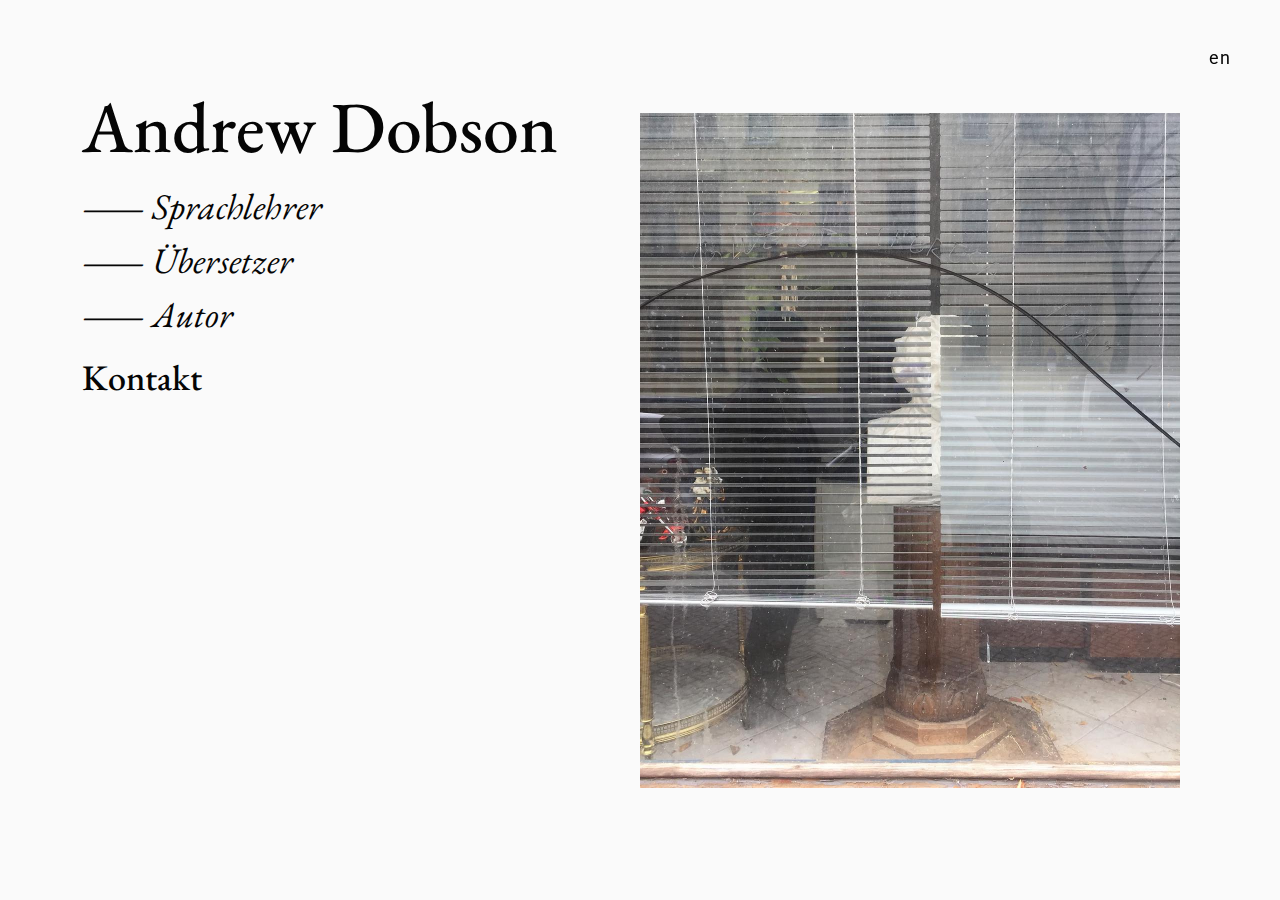
<file: index.html>
<!DOCTYPE html>
<html lang="de">

<head>
  <meta charset="utf-8">
  <meta http-equiv="X-UA-Compatible" content="IE=edge">
  <meta name="viewport" content="width=device-width, initial-scale=1">

  <title>Andrew Dobson</title>

  <link rel="stylesheet" href="/style.css">

  <link rel="preconnect" href="https://fonts.googleapis.com">
  <link rel="preconnect" href="https://fonts.gstatic.com" crossorigin>
  <link
    href="https://fonts.googleapis.com/css2?family=EB+Garamond:ital,wght@0,400;0,500;0,600;0,700;0,800;1,400;1,500;1,600;1,700;1,800&display=swap"
    rel="stylesheet">
  <link rel="preconnect" href="https://fonts.gstatic.com" crossorigin>
  <link href="https://fonts.googleapis.com/css2?family=Roboto:wght@400;500;700&display=swap" rel="stylesheet">

</head>

<body>

  <div class="language"><a href="/en/index.html">en</a></div>

  <div class="flexbox-body">
    <div class="flexbox-nav">
      <nav>
        <h1>Andrew Dobson</h1>
        <section>
          <div>⸺
            <span>
              Sprachlehrer</span>
          </div>
          <div>⸺
            <span>
              Übersetzer</span>
          </div>
          <div>⸺
            <span>
              Autor</span>
        </section>
       <h2> <a href="mailto: kontakt@andrewdobson.de">Kontakt</a></h2>
      </nav>
    </div>

    <div class="picture">
      <img src="/img/andrew-berlin.jpg">
    </div>
<!--
    <div class="flexbox-main">
      <main>

        <div class="text">
          <p>from <a href="https://www.liphook.uk/?section=interactive&page=talkback_thread_wide&id=33903">England</a>
          </p>
          <p>in Hamburg</p>
          <p>at the <a href="https://fakultaeten.hu-berlin.de/de/sprachlit/lehre/master_of_arts/europlits">HU Berlin</a>
          </p>
        </div>
      </main>
    </div>
  -->
  </div>

</body>

</html>
</file>
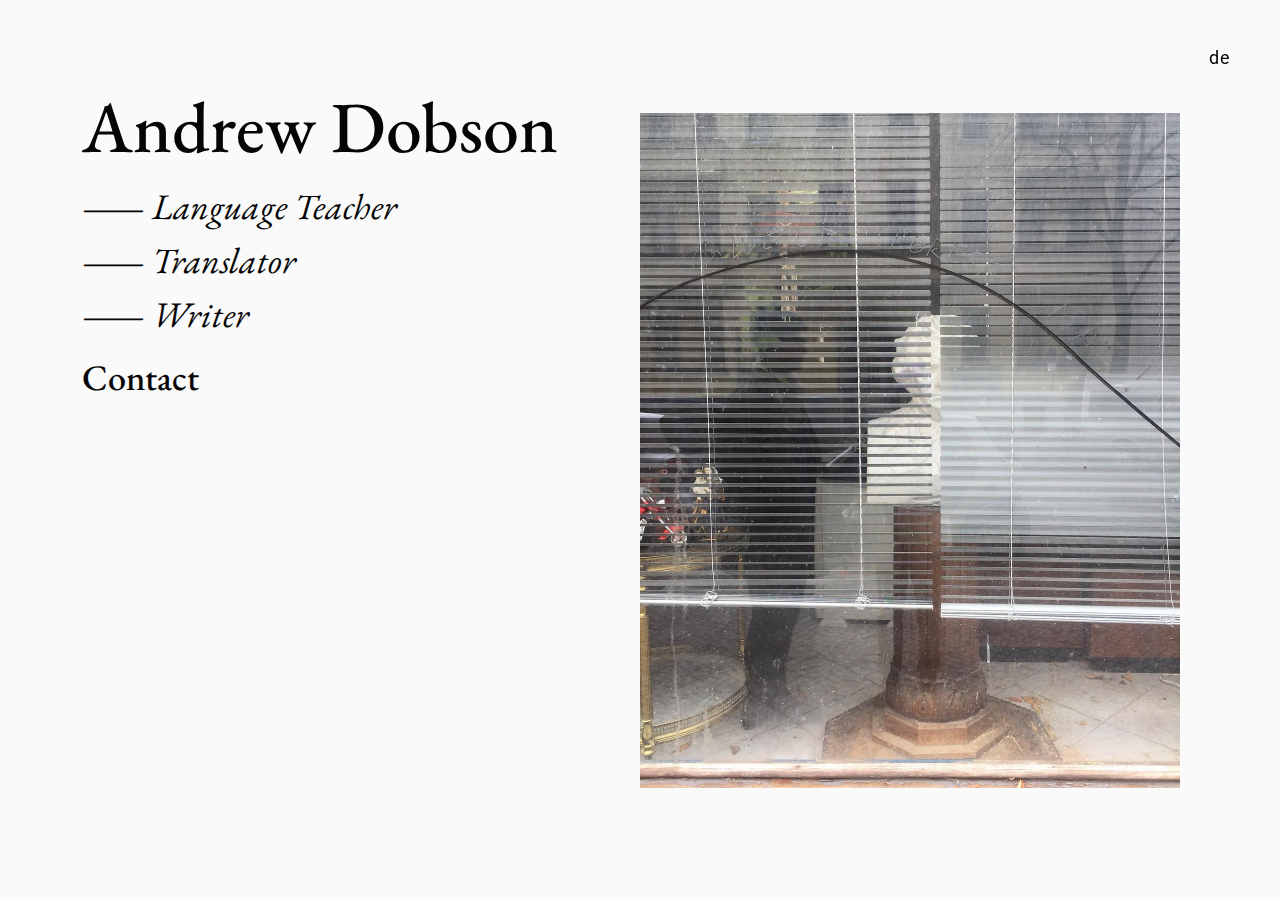
<file: en/index.html>
<!DOCTYPE html>
<html lang="en">

<head>
  <meta charset="utf-8">
  <meta http-equiv="X-UA-Compatible" content="IE=edge">
  <meta name="viewport" content="width=device-width, initial-scale=1">

  <title>Andrew Dobson</title>

  <link rel="stylesheet" href="/style.css">

  <link rel="preconnect" href="https://fonts.googleapis.com">
  <link rel="preconnect" href="https://fonts.gstatic.com" crossorigin>
  <link
    href="https://fonts.googleapis.com/css2?family=EB+Garamond:ital,wght@0,400;0,500;0,600;0,700;0,800;1,400;1,500;1,600;1,700;1,800&display=swap"
    rel="stylesheet">
  <link rel="preconnect" href="https://fonts.gstatic.com" crossorigin>
  <link href="https://fonts.googleapis.com/css2?family=Roboto:wght@400;500;700&display=swap" rel="stylesheet">

</head>

<body>

  <div class="language"><a href="/index.html">de</a></div>

  <div class="flexbox-body">
    <div class="flexbox-nav">
      <nav>
        <h1>Andrew Dobson</h1>
        <section>
          <div>⸺
            <span>
              Language Teacher</span>
          </div>
          <div>⸺
            <span>
              Translator</span>
          </div>
          <div>⸺
            <span>
              Writer</span>
        </section>
        <h2> <a href="mailto: contact@andrewdobson.de">Contact</a></h2>
      </nav>
    </div>

    <div class="picture">
      <img src="/img/andrew-berlin.jpg">
    </div>
<!--
    <div class="flexbox-main">
      <main>

        <div class="text">
          <p>from <a href="https://www.liphook.uk/?section=interactive&page=talkback_thread_wide&id=33903">England</a>
          </p>
          <p>in Hamburg</p>
          <p>at the <a href="https://fakultaeten.hu-berlin.de/de/sprachlit/lehre/master_of_arts/europlits">HU Berlin</a>
          </p>
        </div>
      </main>
    </div>
  -->
  </div>

</body>

</html>
</file>
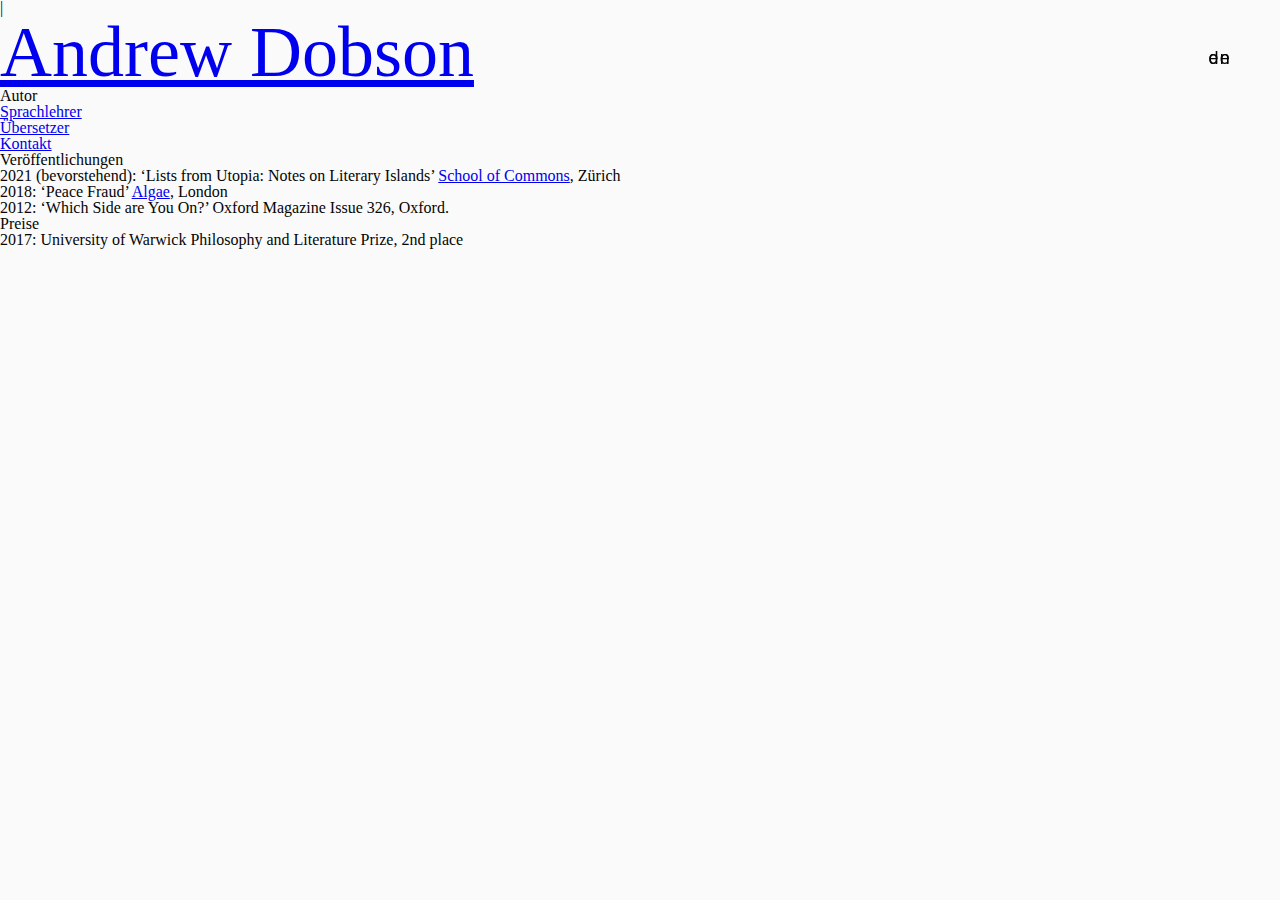
<file: autor.html>
<!DOCTYPE html>
<html lang="en">
  <head>
    <meta charset="utf-8" />
    <meta http-equiv="X-UA-Compatible" content="IE=edge" />
    <meta name="viewport" content="width=device-width, initial-scale=1" />

    <title>AD - Autor</title>

    <link rel="stylesheet" href="/style.css" />
    <link rel="preconnect" href="https://fonts.gstatic.com" />
    <link
      href="https://fonts.googleapis.com/css2?family=Amiri:ital,wght@0,400;0,700;1,400;1,700&display=swap"
      rel="stylesheet"
    />
    <!-- import the webpage's javascript file
    <script src="/script.js" defer></script> -->
  </head>

  <body id="subpage">
    <div class="language lang-subpage">
      <a class="selected-language">de</a> |
      <a class="language" href="/en/writing.html">en</a>
    </div>

    <div class="subpage-container">
      <nav class="box1">
        <header class="title">
          <h1><a class="title" href="index.html">Andrew Dobson</a></h1>
          <h2>Autor</h2>
        </header>

        <footer class="page-links">
          <a href="sprachlehrer.html" class="subpage">
            <div class="nav-button subpage">
              Sprachlehrer
            </div>
          </a>

          <a href="uebersetzer.html" class="subpage">
            <div class="nav-button subpage">
              Übersetzer
            </div>
          </a>

          <a href="mailto:kontakt@andrewdobson.de" class="footer-button">
            <div class="nav-button nav-item-last subpage">
              Kontakt
            </div>
          </a>
        </footer>
      </nav>

      <main class="box2">
        <article>
          <h3>
            Veröffentlichungen
          </h3>
    
          <ul class="writing">
            <li>
              2021 <em>(bevorstehend)</em>: ‘Lists from Utopia:
              Notes on Literary Islands’
              <a class="publication" href="https://www.schoolofcommons.org/"
                >School of Commons</a
              >, Zürich
            </li>
            <li>
              2018: ‘Peace Fraud’
              <a class="publication" href="http://www.algaezine.com/">Algae</a>,
              London
            </li>
            <li>
              2012: ‘Which Side are You On?’ Oxford Magazine Issue 326, Oxford.
            </li>
          </ul>
          <h4>
            Preise
          </h4>
          <ul class="prizes">
            <li>
              2017: University of Warwick Philosophy and Literature Prize, 2nd
              place
            </li>
          </ul>
        </article>
      </main>
    </div>
  </body>
</html>
</file>
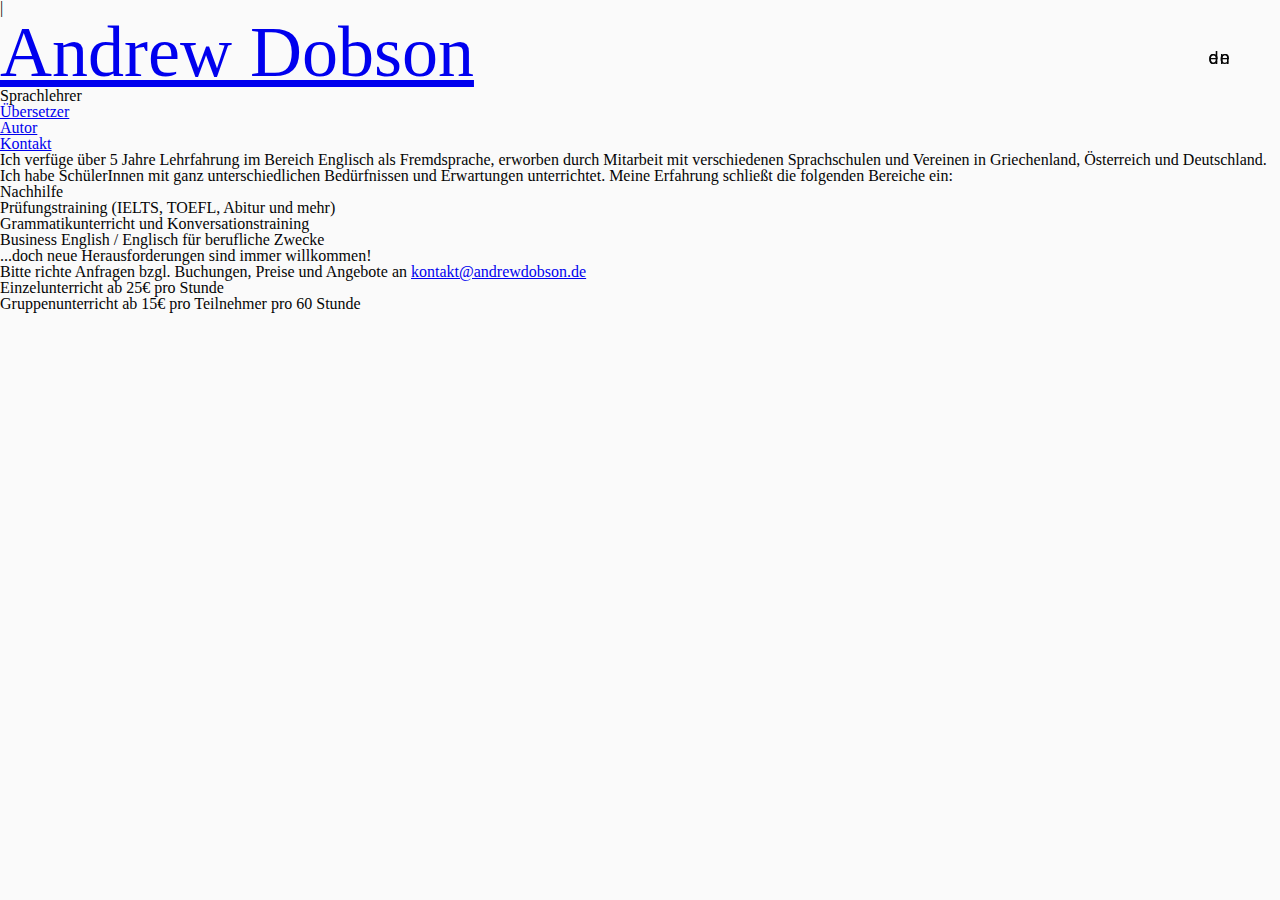
<file: sprachlehrer.html>
<!DOCTYPE html>
<html lang="en">
  <head>
    <meta charset="utf-8" />
    <meta http-equiv="X-UA-Compatible" content="IE=edge" />
    <meta name="viewport" content="width=device-width, initial-scale=1" />

    <title>AD - Sprachlehrer</title>

    <link rel="stylesheet" href="/style.css" />
    <link rel="preconnect" href="https://fonts.gstatic.com" />
    <link
      href="https://fonts.googleapis.com/css2?family=Amiri:ital,wght@0,400;0,700;1,400;1,700&display=swap"
      rel="stylesheet"
    />
    <!-- import the webpage's javascript file
    <script src="/script.js" defer></script> -->
  </head>

  <body id="subpage">
    <div class="language lang-subpage">
      <a class="selected-language">de</a> |
      <a class="language" href="/en/teaching.html">en</a>
    </div>

    <div class="subpage-container">
      <nav class="box1">
        <header class="title">
          <h1><a class="title" href="index.html">Andrew Dobson</a></h1>
          <h2>Sprachlehrer</h2>
        </header>

        <footer class="page-links">
          <a href="uebersetzer.html" class="subpage">
            <div class="nav-button subpage">
              Übersetzer
            </div>
          </a>

          <a href="autor.html" class="subpage">
            <div class="nav-button subpage">
              Autor
            </div>
          </a>

          <a href="mailto:kontakt@andrewdobson.de" class="footer-button">
            <div class="nav-button nav-item-last subpage">
              Kontakt
            </div>
          </a>
        </footer>
      </nav>

      <main class="box2">
        <article>
          <p class="top">
            Ich verfüge über 5 Jahre Lehrfahrung im Bereich Englisch als
            Fremdsprache, erworben durch Mitarbeit mit verschiedenen
            Sprachschulen und Vereinen in Griechenland, Österreich und
            Deutschland.
          </p>
          <p>
            Ich habe SchülerInnen mit ganz unterschiedlichen Bedürfnissen und
            Erwartungen unterrichtet. Meine Erfahrung schließt die folgenden
            Bereiche ein:
          </p>
          <ul>
            <li>Nachhilfe</li>
            <li>Prüfungstraining (IELTS, TOEFL, Abitur und mehr)</li>
            <li>Grammatikunterricht und Konversationstraining</li>
            <li>Business English / Englisch für berufliche Zwecke</li>
          </ul>
          <p>
            ...doch neue Herausforderungen sind immer willkommen!
          </p>
          <p>
            Bitte richte Anfragen bzgl. Buchungen, Preise und Angebote an
            <a class="email" href="mailto:kontakt@andrewdobson.de">kontakt@andrewdobson.de</a>
          </p>
          <ul class="prices">
            <li>Einzelunterricht ab 25€ pro Stunde</li>
            <li>Gruppenunterricht ab 15€ pro Teilnehmer pro 60 Stunde</li>
          </ul>
        </article>
      </main>
    </div>
  </body>
</html>
</file>
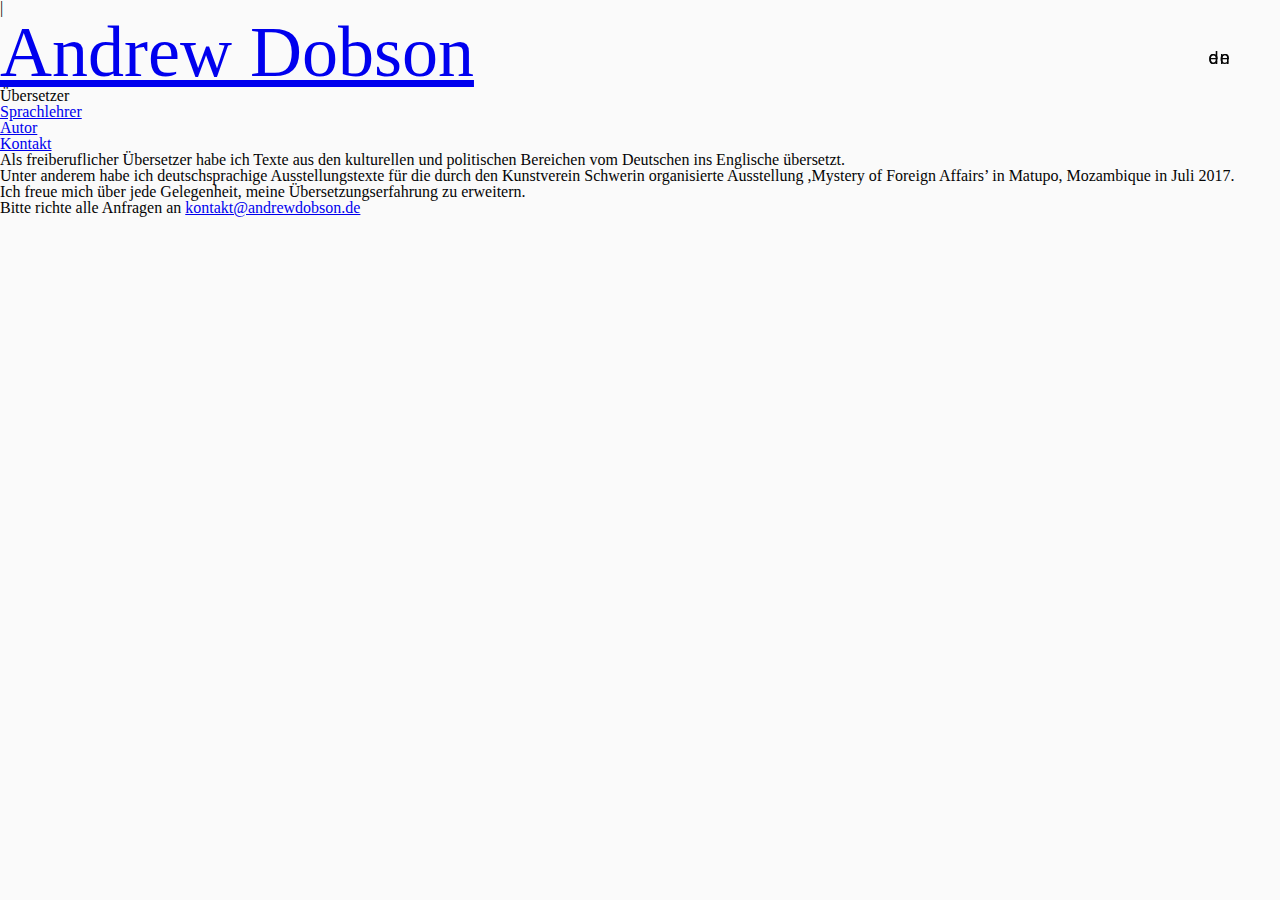
<file: uebersetzer.html>
<!DOCTYPE html>
<html lang="en">
  <head>
    <meta charset="utf-8" />
    <meta http-equiv="X-UA-Compatible" content="IE=edge" />
    <meta name="viewport" content="width=device-width, initial-scale=1" />

    <title>AD - Übersetzer</title>

    <link rel="stylesheet" href="/style.css" />
    <link rel="preconnect" href="https://fonts.gstatic.com" />
    <link
      href="https://fonts.googleapis.com/css2?family=Amiri:ital,wght@0,400;0,700;1,400;1,700&display=swap"
      rel="stylesheet"
    />
    <!-- import the webpage's javascript file
    <script src="/script.js" defer></script> -->
  </head>

  <body id="subpage">
    <div class="language lang-subpage">
      <a class="selected-language">de</a> |
      <a class="language" href="/en/translation.html">en</a>
    </div>

    <div class="subpage-container">
      <nav class="box1">
        <header class="title">
          <h1><a class="title" href="index.html">Andrew Dobson</a></h1>
          <h2>Übersetzer</h2>
        </header>

        <footer class="page-links">
          <a href="sprachlehrer.html" class="subpage">
            <div class="nav-button subpage">
              Sprachlehrer
            </div>
          </a>

          <a href="autor.html" class="subpage">
            <div class="nav-button subpage">
              Autor
            </div>
          </a>

          <a href="mailto:kontakt@andrewdobson.de" class="footer-button">
            <div class="nav-button nav-item-last subpage">
              Kontakt
            </div>
          </a>
        </footer>
      </nav>

      <main class="box2">
        <article>
          <p class="top">
            Als freiberuflicher Übersetzer habe ich Texte aus den kulturellen
            und politischen Bereichen vom Deutschen ins Englische übersetzt.
          </p>
          <p>
            Unter anderem habe ich deutschsprachige Ausstellungstexte für die
            durch den Kunstverein Schwerin organisierte Ausstellung ,Mystery of
            Foreign Affairs’ in Matupo, Mozambique in Juli 2017.
          </p>
          <p>
            Ich freue mich über jede Gelegenheit, meine Übersetzungserfahrung zu
            erweitern.</p>
          <p><em>Bitte richte alle Anfragen an</em>
            <a href="mailto:kontakt@andrewdobson.de" class="email"
              >kontakt@andrewdobson.de</a
            >
          </p>
        </article>
      </main>
    </div>
  </body>
</html>
</file>
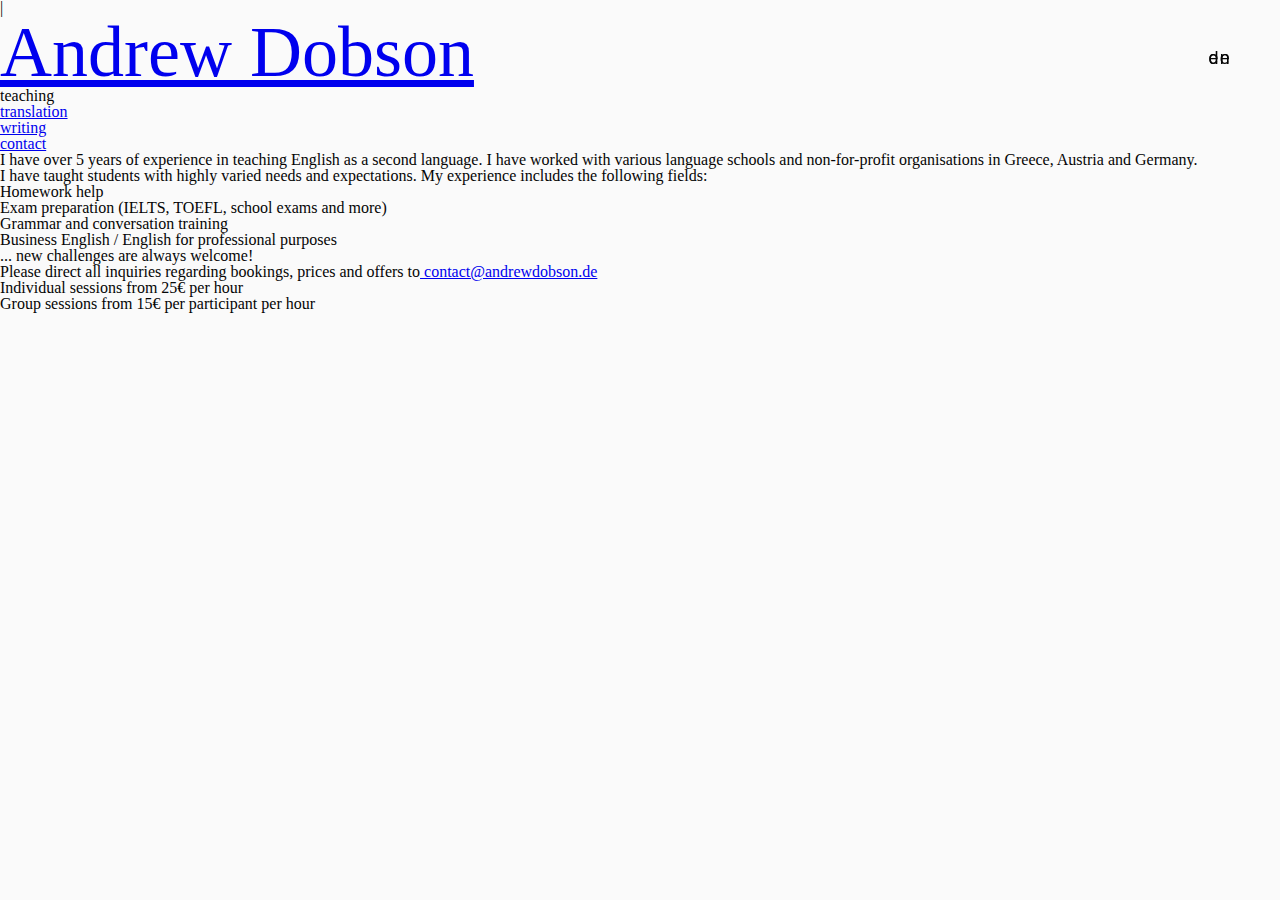
<file: en/teaching.html>
<!DOCTYPE html>
<html lang="en">
  <head>
    <meta charset="utf-8" />
    <meta http-equiv="X-UA-Compatible" content="IE=edge" />
    <meta name="viewport" content="width=device-width, initial-scale=1" />

    <title>AD - Teaching</title>

    <link rel="stylesheet" href="/style.css" />
    <link rel="preconnect" href="https://fonts.gstatic.com" />
    <link
      href="https://fonts.googleapis.com/css2?family=Amiri:ital,wght@0,400;0,700;1,400;1,700&display=swap"
      rel="stylesheet"
    />
    <!-- import the webpage's javascript file
    <script src="/script.js" defer></script> -->
  </head>

  <body id="subpage">
    
    <div class="language lang-subpage">    
          <a class="language" href="http://www.andrewdobson.de/sprachlehrer.html">de</a> | <a class="selected-language">en</a>
      
      </div>
    <div class="subpage-container">
      <nav class="box1">
        <header class="title">
          <h1><a class="title" href="index.html">Andrew Dobson</a></h1>
          <h2>teaching</h2>
        </header>

        <footer class="page-links">
          <a href="translation.html" class="subpage">
            <div class="nav-button">
              translation
            </div>
          </a>

          <a href="writing.html" class="subpage">
            <div class="nav-button subpage">
              writing
            </div>
          </a>

          <a href="mailto:contact@andrewdobson.de" class="footer-button">
            <div class="nav-button nav-item-last subpage">
              contact
            </div>
          </a>
        </footer>
      </nav>

      <main class="box2">
        <article>
              <p class="top">
            I have over 5 years of experience in teaching English as a second language. I have worked with various language schools and non-for-profit organisations in Greece, Austria and Germany.
          </p>
          <p>
            I have taught students with highly varied needs and expectations. My experience includes the following fields:
          </p>
          <ul>
<li>Homework help</li>
<li>Exam preparation (IELTS, TOEFL, school exams and more)</li>
<li>Grammar and conversation training</li>
<li>Business English / English for professional purposes</li>
          </ul>
          <p>
            ... new challenges are always welcome!
          </p>
          <p>
            Please direct all inquiries regarding bookings, prices and offers to<a href="mailto:contact@andrewdobson.de" class="email"> contact@andrewdobson.de</a>
          </p>
          <ul class="prices">
    <li>Individual sessions from 25€ per hour</li>
    <li>Group sessions from 15€ per participant per hour</li>
          </ul>
        </article>
      </main>
    </div>
  </body>
</html>
</file>
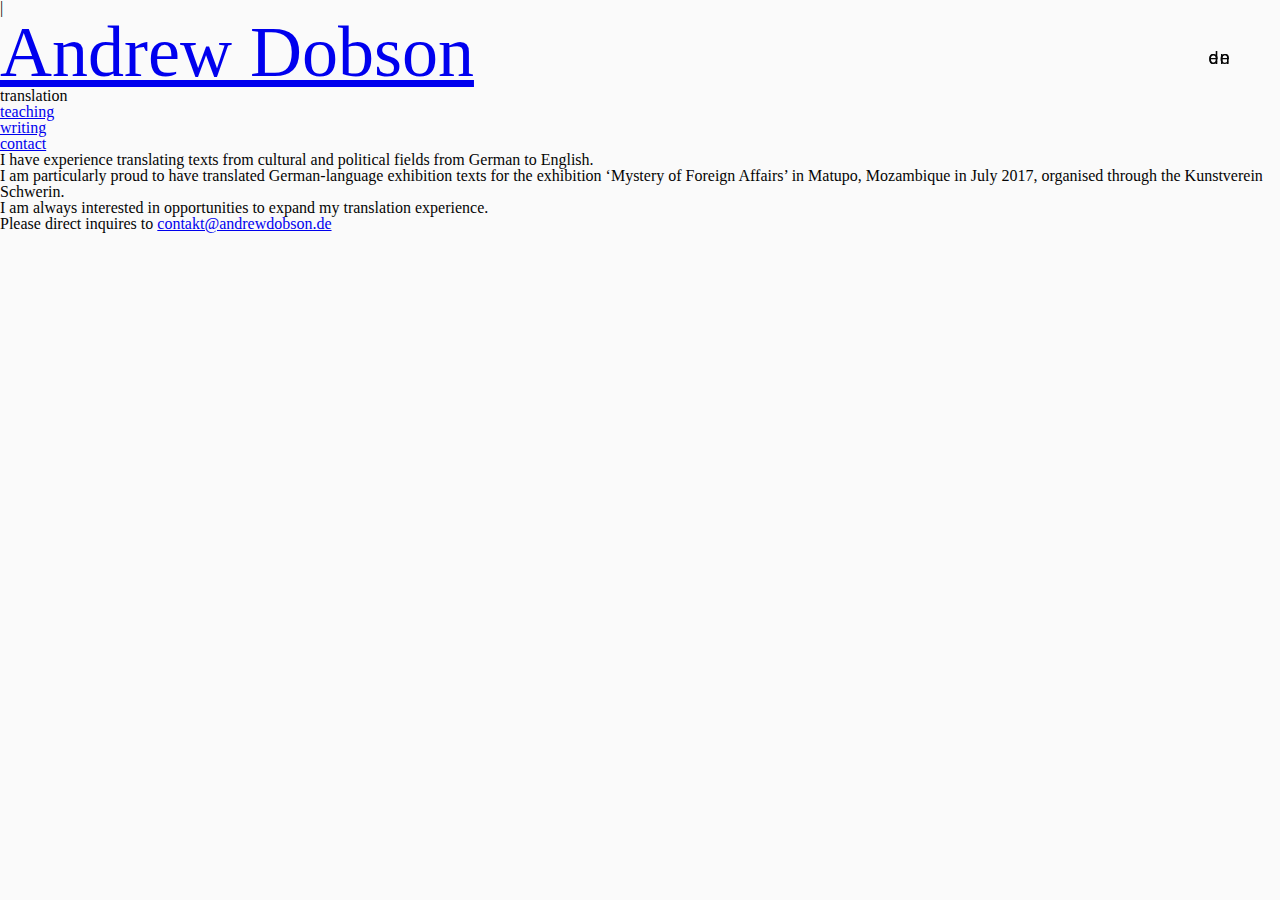
<file: en/translation.html>
<!DOCTYPE html>
<html lang="en">
  <head>
    <meta charset="utf-8" />
    <meta http-equiv="X-UA-Compatible" content="IE=edge" />
    <meta name="viewport" content="width=device-width, initial-scale=1" />

    <title>AD - Translation</title>

    <link rel="stylesheet" href="/style.css" />
    <link rel="preconnect" href="https://fonts.gstatic.com" />
    <link
      href="https://fonts.googleapis.com/css2?family=Amiri:ital,wght@0,400;0,700;1,400;1,700&display=swap"
      rel="stylesheet"
    />
    <!-- import the webpage's javascript file
    <script src="/script.js" defer></script> -->
  </head>

  <body id="subpage">
    <div class="language lang-subpage">
      <a class="language" href="http://www.andrewdobson.de/uebersetzer.html">de</a> |
      <a class="selected-language">en</a>
    </div>

    <div class="subpage-container">
      <nav class="box1">
        <header class="title">
          <h1><a class="title" href="index.html">Andrew Dobson</a></h1>
          <h2>translation</h2>
        </header>

        <footer class="page-links">
          <a href="teaching.html" class="subpage">
            <div class="nav-button">
              teaching
            </div>
          </a>

          <a href="writing.html" class="subpage">
            <div class="nav-button subpage">
              writing
            </div>
          </a>

          <a href="mailto:contact@andrewdobson.de" class="footer-button">
            <div class="nav-button nav-item-last subpage">
              contact
            </div>
          </a>
        </footer>
      </nav>

      <main class="box2">
        <article>
           <p class="top">
           I have experience translating texts from cultural and political fields from German to English. 
          </p>
          <p>
             I am particularly proud to have translated German-language exhibition texts for the exhibition ‘Mystery of Foreign Affairs’ in Matupo, Mozambique in July 2017, organised through the Kunstverein Schwerin.
          </p>
          <p>
            I am always interested in opportunities to expand my translation experience.</p>
          <p><em>Please direct inquires to</em>
            <a href="contact@andrewdobson.de" class="email"
              >contakt@andrewdobson.de</a>
          </p>
    
        </article>
      </main>
    </div>
  </body>
</html>
</file>
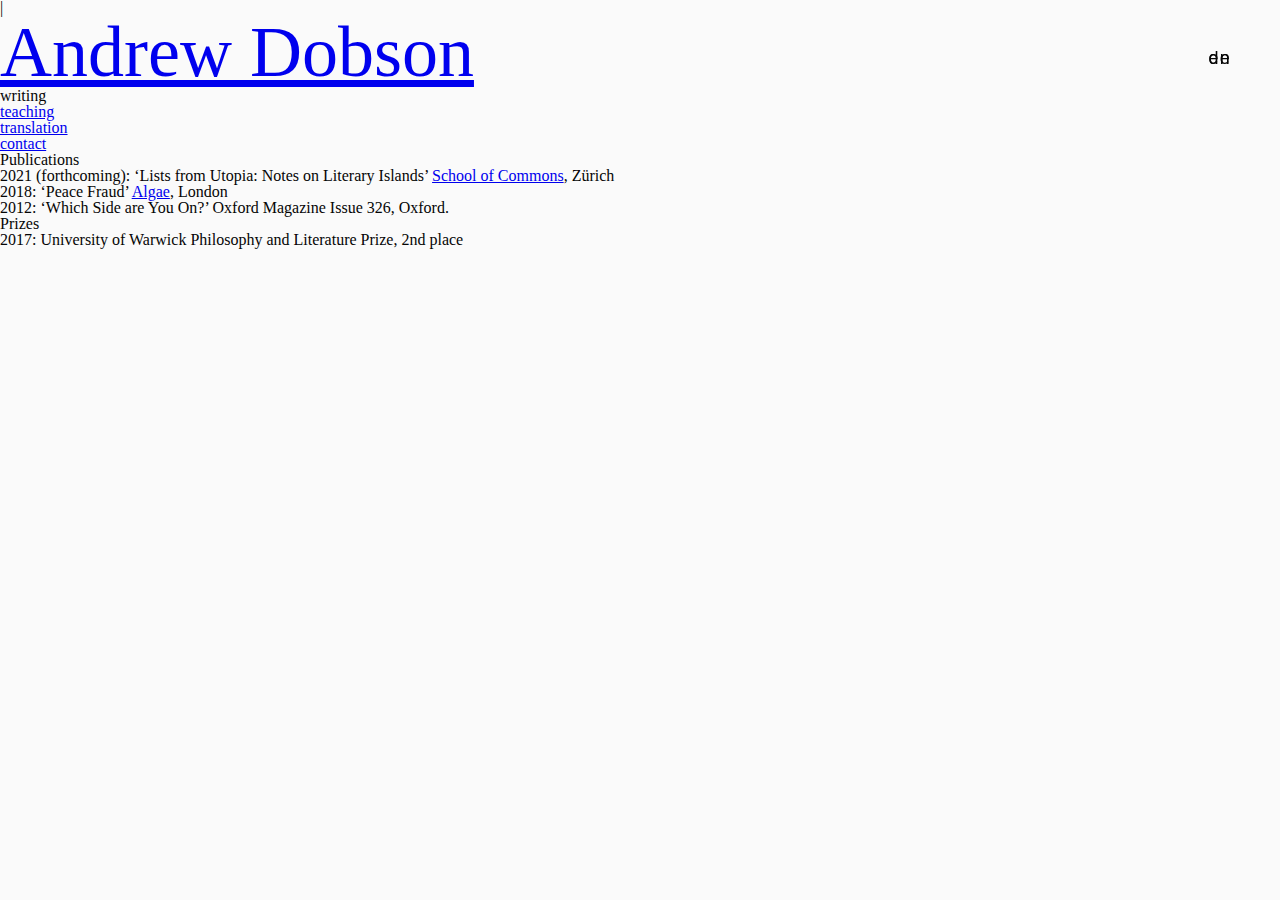
<file: en/writing.html>
<!DOCTYPE html>
<html lang="en">
  <head>
    <meta charset="utf-8" />
    <meta http-equiv="X-UA-Compatible" content="IE=edge" />
    <meta name="viewport" content="width=device-width, initial-scale=1" />

    <title>AD - Translation</title>

    <link rel="stylesheet" href="/style.css" />
    <link rel="preconnect" href="https://fonts.gstatic.com" />
    <link
      href="https://fonts.googleapis.com/css2?family=Amiri:ital,wght@0,400;0,700;1,400;1,700&display=swap"
      rel="stylesheet"
    />
    <!-- import the webpage's javascript file
    <script src="/script.js" defer></script> -->
  </head>

  <body id="subpage">
       <div class="language lang-subpage">
      <a class="language" href="http://www.andrewdobson.de/autor.html">de</a> |
      <a class="selected-language">en</a>
    </div>
    <div class="subpage-container">
      <nav class="box1">
        <header class="title">
          <h1><a class="title" href="index.html">Andrew Dobson</a></h1>
          <h2>writing</h2>
        </header>

        <footer class="page-links">
          <a href="teaching.html" class="subpage">
            <div class="nav-button subpage">
              teaching
            </div>
          </a>

          <a href="translation.html" class="subpage">
            <div class="nav-button subpage">
              translation
            </div>
          </a>

          <a href="mailto:contact@andrewdobson.de" class="footer-button">
            <div class="nav-button nav-item-last subpage">
              contact
            </div>
          </a>
        </footer>
      </nav>

      <main class="box2">
        <article>
           <h3>
            Publications
          </h3>
    
          <ul class="writing">
            <li>
              2021 <em>(forthcoming)</em>: ‘Lists from Utopia:
              Notes on Literary Islands’
              <a class="publication" href="https://www.schoolofcommons.org/"
                >School of Commons</a
              >, Zürich
            </li>
            <li>
              2018: ‘Peace Fraud’
              <a class="publication" href="http://www.algaezine.com/">Algae</a>,
              London
            </li>
            <li>
              2012: ‘Which Side are You On?’ Oxford Magazine Issue 326, Oxford.
            </li>
          </ul>
          <h4>
            Prizes
          </h4>
          <ul class="prizes">
            <li>
              2017: University of Warwick Philosophy and Literature Prize, 2nd
              place
            </li>
          </ul>
        </article>
      </main>
    </div>
  </body>
</html>
</file>
<file: style.css>
@import "/reset.css";


html, body {
    height: 100vh;
}

body {
    font-family: 'EB Garamond', serif;
    background-color: #FAFAFA;
    color: #050505;
}

div.flexbox-body {
    display: flex;
}

/* top-right language menu */

div.language a {
    font-family: 'Roboto', sans-serif;
    font-size: large;
    position: fixed;
    top: 5vmin;
    right: 5vmin;
    text-decoration: none;
    font-weight: normal;
    letter-spacing: 1.25px;
    padding: 4px;
    transition: all .3s;
    color: #050505;
}

div.language a:hover {
    background-color: #050505;
    color: #FAFAFA;
    cursor: pointer;
    padding: 4px;
    border: none;
}


/* nav left side */

div.flexbox-nav {
    margin: 10vmin 0 10vmin 0;
    flex: 2;
    height: 34vh;
    display: flex;
    justify-content: center;
}

h1 {
    font-size: 8vmin;
    font-weight: 500;
}

nav {
    display: flex;
    flex-direction: column;
    justify-content: space-between; 
}

section {
    line-height: 1.5;
    font-size: 4vmin;
}

section div span {
    font-style: italic;
}

section div span:hover {
    color: #000077;
    cursor: pointer;
    transition: color .3s;
}

h2 a {
    font-size: 4vmin;
    font-weight: 500;
    text-decoration: none;
    color: #050505;
}

h1:hover, h2 a:hover {
    color: #00753B;
    cursor: pointer;
    transition: color .3s;
}

/* content middle */

div.picture {
    flex: 2;
    display: flex;
    flex-direction: column;
    justify-content: center;
    height: 100vh;
}

div.picture img {
    width: 60vh;
}

/* content right side 

div.flexbox-main {

    flex: 2;
    display: flex;
    flex-direction: column;
    justify-content: end;
    height: 100vh;

}

main {
    display: flex;
}

main div.text {
    margin-bottom: 12vmin;
    padding: 0 0 0 25vmin;
    display: flex;
    flex-direction: column;
}

main p {
    font-size: 4vmin;
    line-height: 1.75;
}

main a {
    color: #050505;
    text-decoration: none;
    border-bottom: dotted 1px #050505;
    transition: all .3s;
}

main a:hover {
    color: #000077;
}

*/
</file>
